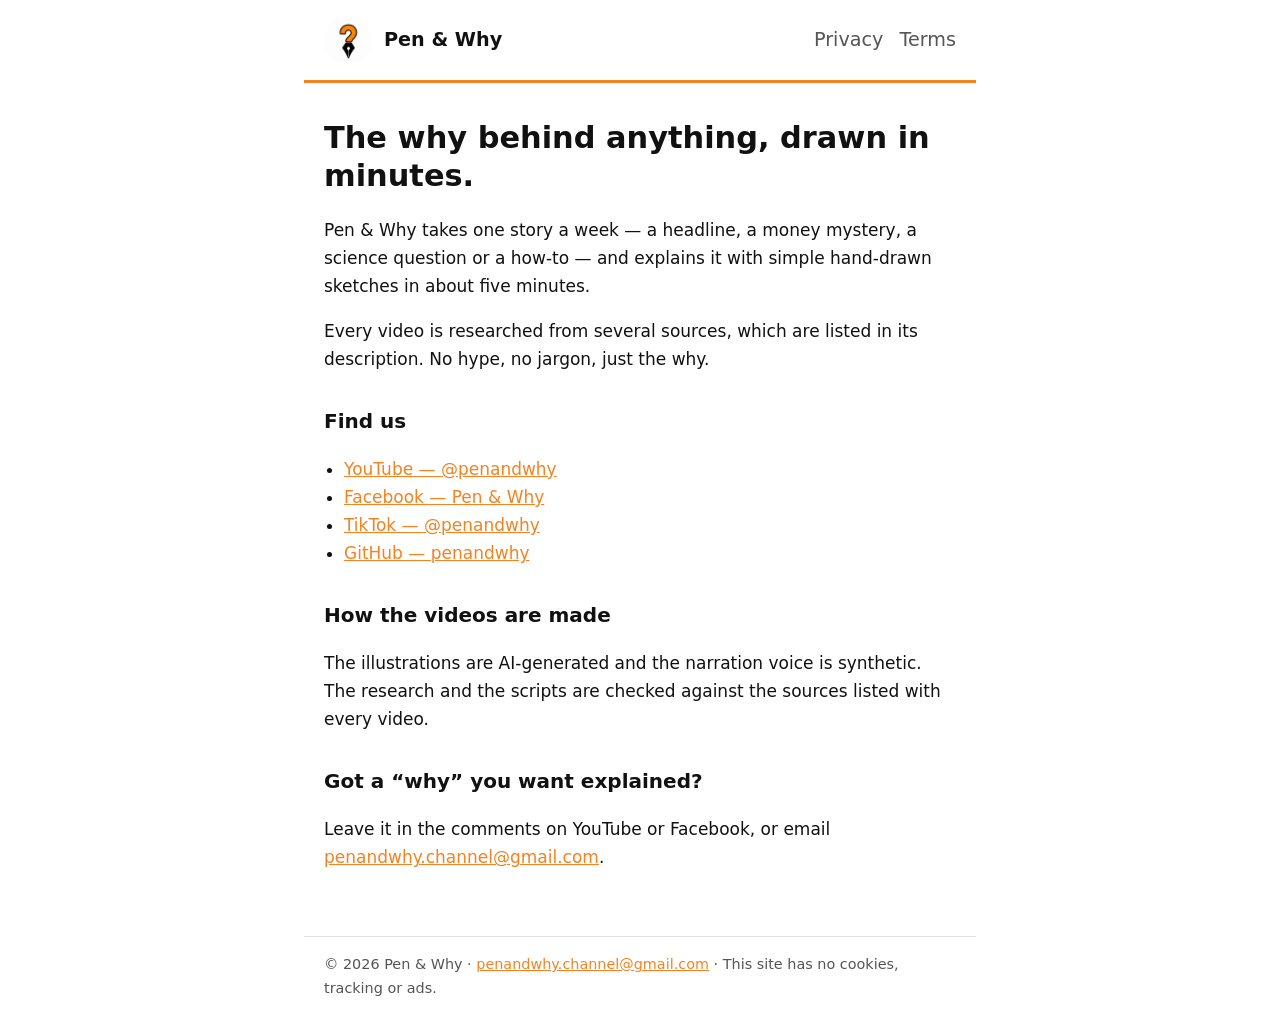
<file: index.html>
<!doctype html>
<html lang="en">
<head>
<meta charset="utf-8">
<meta name="viewport" content="width=device-width,initial-scale=1">
<title>Pen &amp; Why – The why behind anything, drawn in minutes</title>
<meta name="description" content="Pen &amp; Why explains one story a week — news, money, science and how-tos — with simple hand-drawn sketches in about five minutes. Watch on YouTube and Facebook.">
<link rel="icon" href="./logo.png">
<link rel="stylesheet" href="./style.css">
<link rel="canonical" href="https://penandwhy.github.io/">
<meta name="robots" content="index,follow,max-image-preview:large">
<meta name="theme-color" content="#F58220">
<meta property="og:type" content="website">
<meta property="og:site_name" content="Pen &amp; Why">
<meta property="og:title" content="Pen &amp; Why – The why behind anything, drawn in minutes">
<meta property="og:description" content="Pen &amp; Why explains one story a week — news, money, science and how-tos — with simple hand-drawn sketches in about five minutes. Watch on YouTube and Facebook.">
<meta property="og:url" content="https://penandwhy.github.io/">
<meta property="og:image" content="https://penandwhy.github.io/logo.png">
<meta property="og:image:width" content="800">
<meta property="og:image:height" content="800">
<meta name="twitter:card" content="summary">
<meta name="twitter:title" content="Pen &amp; Why – The why behind anything, drawn in minutes">
<meta name="twitter:description" content="Pen &amp; Why explains one story a week — news, money, science and how-tos — with simple hand-drawn sketches in about five minutes. Watch on YouTube and Facebook.">
<meta name="twitter:image" content="https://penandwhy.github.io/logo.png">
<script type="application/ld+json">
{"@context":"https://schema.org","@graph":[
{"@type":"WebSite","@id":"https://penandwhy.github.io/#website","url":"https://penandwhy.github.io/","name":"Pen & Why","description":"The why behind anything, drawn in minutes.","publisher":{"@id":"https://penandwhy.github.io/#org"},"inLanguage":"en"},
{"@type":"Organization","@id":"https://penandwhy.github.io/#org","name":"Pen & Why","url":"https://penandwhy.github.io/","logo":"https://penandwhy.github.io/logo.png","email":"penandwhy.channel@gmail.com","sameAs":["https://www.youtube.com/@penandwhy","https://www.facebook.com/people/Pen-Why/61595710516824/","https://www.tiktok.com/@penandwhy","https://github.com/penandwhy"]}
]}
</script>
</head>
<body>
<header>
<img src="./logo.png" alt="Pen &amp; Why logo">
<a href="./">Pen &amp; Why</a>
<nav><a href="./privacy/">Privacy</a><a href="./terms/">Terms</a></nav>
</header>
<main>
<h1>The why behind anything, drawn in minutes.</h1>
<p>Pen &amp; Why takes one story a week &mdash; a headline, a money mystery, a science question or a how-to &mdash; and explains it with simple hand-drawn sketches in about five minutes.</p>
<p>Every video is researched from several sources, which are listed in its description. No hype, no jargon, just the why.</p>
<h2>Find us</h2>
<ul>
<li><a rel="me noopener" href="https://www.youtube.com/@penandwhy">YouTube &mdash; @penandwhy</a></li>
<li><a rel="me noopener" href="https://www.facebook.com/people/Pen-Why/61595710516824/">Facebook &mdash; Pen &amp; Why</a></li>
<li><a rel="me noopener" href="https://www.tiktok.com/@penandwhy">TikTok &mdash; @penandwhy</a></li>
<li><a rel="me noopener" href="https://github.com/penandwhy">GitHub &mdash; penandwhy</a></li>
</ul>
<h2>How the videos are made</h2>
<p>The illustrations are AI-generated and the narration voice is synthetic. The research and the scripts are checked against the sources listed with every video.</p>
<h2>Got a &ldquo;why&rdquo; you want explained?</h2>
<p>Leave it in the comments on YouTube or Facebook, or email <a href="mailto:penandwhy.channel@gmail.com">penandwhy.channel@gmail.com</a>.</p>
</main>
<footer>
&copy; 2026 Pen &amp; Why &middot; <a href="mailto:penandwhy.channel@gmail.com">penandwhy.channel@gmail.com</a> &middot; This site has no cookies, tracking or ads.
</footer>
</body>
</html>
</file>
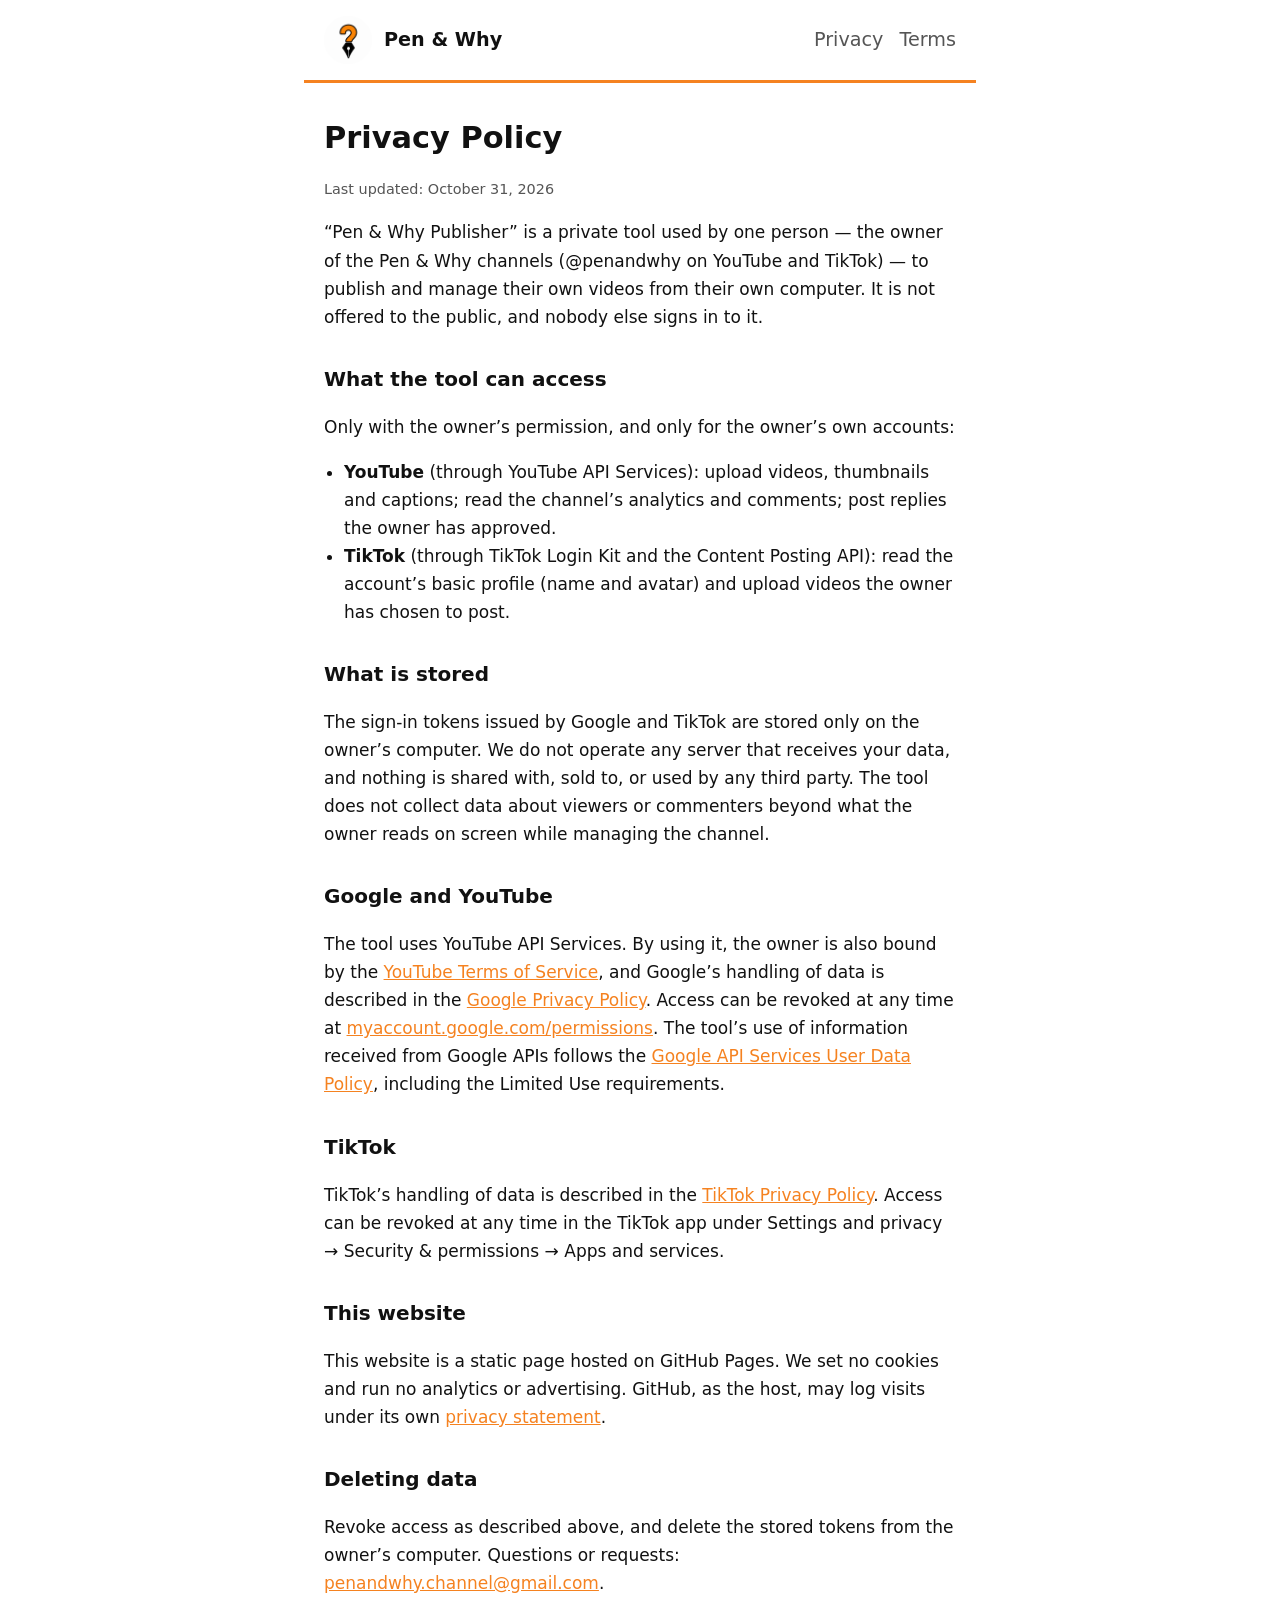
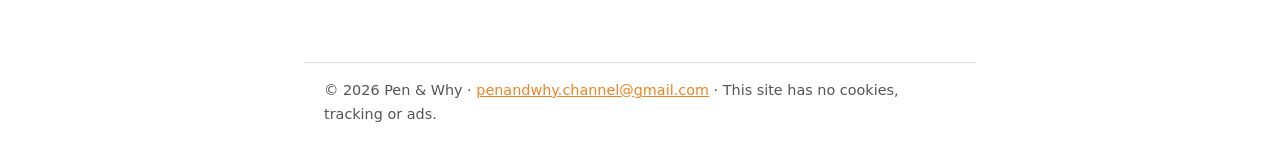
<file: privacy/index.html>
<!doctype html>
<html lang="en">
<head>
<meta charset="utf-8">
<meta name="viewport" content="width=device-width,initial-scale=1">
<title>Privacy Policy &ndash; Pen &amp; Why</title>
<meta name="description" content="Privacy policy for the Pen &amp; Why publishing tool and website.">
<link rel="icon" href="../logo.png">
<link rel="stylesheet" href="../style.css">
<link rel="canonical" href="https://penandwhy.github.io/privacy/">
<meta name="robots" content="index,follow,max-image-preview:large">
<meta name="theme-color" content="#F58220">
<meta property="og:type" content="website">
<meta property="og:site_name" content="Pen &amp; Why">
<meta property="og:title" content="Privacy Policy – Pen &amp; Why">
<meta property="og:description" content="Privacy policy for the Pen &amp; Why publishing tool and website.">
<meta property="og:url" content="https://penandwhy.github.io/privacy/">
<meta property="og:image" content="https://penandwhy.github.io/logo.png">
<meta property="og:image:width" content="800">
<meta property="og:image:height" content="800">
<meta name="twitter:card" content="summary">
<meta name="twitter:title" content="Privacy Policy – Pen &amp; Why">
<meta name="twitter:description" content="Privacy policy for the Pen &amp; Why publishing tool and website.">
<meta name="twitter:image" content="https://penandwhy.github.io/logo.png">
</head>
<body>
<header>
<img src="../logo.png" alt="Pen &amp; Why logo">
<a href="../">Pen &amp; Why</a>
<nav><a href="../privacy/">Privacy</a><a href="../terms/">Terms</a></nav>
</header>
<main>
<h1>Privacy Policy</h1>
<p class="muted">Last updated: October 31, 2026</p>
<p>&ldquo;Pen &amp; Why Publisher&rdquo; is a private tool used by one person &mdash; the owner of the Pen &amp; Why channels (@penandwhy on YouTube and TikTok) &mdash; to publish and manage their own videos from their own computer. It is not offered to the public, and nobody else signs in to it.</p>
<h2>What the tool can access</h2>
<p>Only with the owner&rsquo;s permission, and only for the owner&rsquo;s own accounts:</p>
<ul>
<li><strong>YouTube</strong> (through YouTube API Services): upload videos, thumbnails and captions; read the channel&rsquo;s analytics and comments; post replies the owner has approved.</li>
<li><strong>TikTok</strong> (through TikTok Login Kit and the Content Posting API): read the account&rsquo;s basic profile (name and avatar) and upload videos the owner has chosen to post.</li>
</ul>
<h2>What is stored</h2>
<p>The sign-in tokens issued by Google and TikTok are stored only on the owner&rsquo;s computer. We do not operate any server that receives your data, and nothing is shared with, sold to, or used by any third party. The tool does not collect data about viewers or commenters beyond what the owner reads on screen while managing the channel.</p>
<h2>Google and YouTube</h2>
<p>The tool uses YouTube API Services. By using it, the owner is also bound by the <a href="https://www.youtube.com/t/terms">YouTube Terms of Service</a>, and Google&rsquo;s handling of data is described in the <a href="https://policies.google.com/privacy">Google Privacy Policy</a>. Access can be revoked at any time at <a href="https://myaccount.google.com/permissions">myaccount.google.com/permissions</a>. The tool&rsquo;s use of information received from Google APIs follows the <a href="https://developers.google.com/terms/api-services-user-data-policy">Google API Services User Data Policy</a>, including the Limited Use requirements.</p>
<h2>TikTok</h2>
<p>TikTok&rsquo;s handling of data is described in the <a href="https://www.tiktok.com/legal/page/row/privacy-policy/en">TikTok Privacy Policy</a>. Access can be revoked at any time in the TikTok app under Settings and privacy &rarr; Security &amp; permissions &rarr; Apps and services.</p>
<h2>This website</h2>
<p>This website is a static page hosted on GitHub Pages. We set no cookies and run no analytics or advertising. GitHub, as the host, may log visits under its own <a href="https://docs.github.com/en/site-policy/privacy-policies/github-general-privacy-statement">privacy statement</a>.</p>
<h2>Deleting data</h2>
<p>Revoke access as described above, and delete the stored tokens from the owner&rsquo;s computer. Questions or requests: <a href="mailto:penandwhy.channel@gmail.com">penandwhy.channel@gmail.com</a>.</p>
</main>
<footer>
&copy; 2026 Pen &amp; Why &middot; <a href="mailto:penandwhy.channel@gmail.com">penandwhy.channel@gmail.com</a> &middot; This site has no cookies, tracking or ads.
</footer>
</body>
</html>
</file>
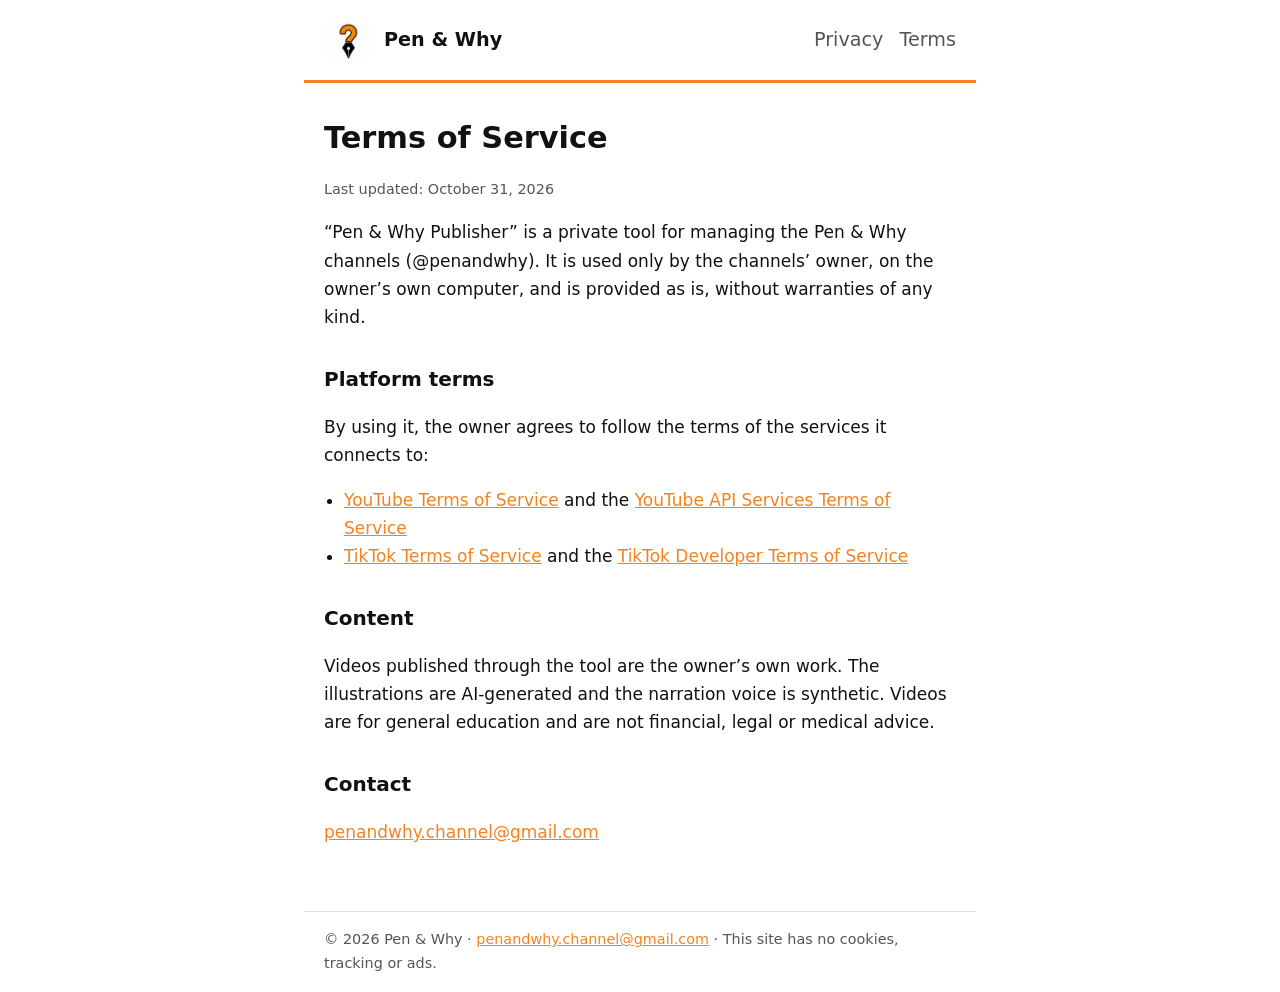
<file: terms/index.html>
<!doctype html>
<html lang="en">
<head>
<meta charset="utf-8">
<meta name="viewport" content="width=device-width,initial-scale=1">
<title>Terms of Service &ndash; Pen &amp; Why</title>
<meta name="description" content="Terms of service for the Pen &amp; Why publishing tool and website.">
<link rel="icon" href="../logo.png">
<link rel="stylesheet" href="../style.css">
<link rel="canonical" href="https://penandwhy.github.io/terms/">
<meta name="robots" content="index,follow,max-image-preview:large">
<meta name="theme-color" content="#F58220">
<meta property="og:type" content="website">
<meta property="og:site_name" content="Pen &amp; Why">
<meta property="og:title" content="Terms of Service – Pen &amp; Why">
<meta property="og:description" content="Terms of service for the Pen &amp; Why publishing tool and website.">
<meta property="og:url" content="https://penandwhy.github.io/terms/">
<meta property="og:image" content="https://penandwhy.github.io/logo.png">
<meta property="og:image:width" content="800">
<meta property="og:image:height" content="800">
<meta name="twitter:card" content="summary">
<meta name="twitter:title" content="Terms of Service – Pen &amp; Why">
<meta name="twitter:description" content="Terms of service for the Pen &amp; Why publishing tool and website.">
<meta name="twitter:image" content="https://penandwhy.github.io/logo.png">
</head>
<body>
<header>
<img src="../logo.png" alt="Pen &amp; Why logo">
<a href="../">Pen &amp; Why</a>
<nav><a href="../privacy/">Privacy</a><a href="../terms/">Terms</a></nav>
</header>
<main>
<h1>Terms of Service</h1>
<p class="muted">Last updated: October 31, 2026</p>
<p>&ldquo;Pen &amp; Why Publisher&rdquo; is a private tool for managing the Pen &amp; Why channels (@penandwhy). It is used only by the channels&rsquo; owner, on the owner&rsquo;s own computer, and is provided as is, without warranties of any kind.</p>
<h2>Platform terms</h2>
<p>By using it, the owner agrees to follow the terms of the services it connects to:</p>
<ul>
<li><a href="https://www.youtube.com/t/terms">YouTube Terms of Service</a> and the <a href="https://developers.google.com/youtube/terms/api-services-terms-of-service">YouTube API Services Terms of Service</a></li>
<li><a href="https://www.tiktok.com/legal/page/row/terms-of-service/en">TikTok Terms of Service</a> and the <a href="https://www.tiktok.com/legal/page/global/tik-tok-developer-terms-of-service/en">TikTok Developer Terms of Service</a></li>
</ul>
<h2>Content</h2>
<p>Videos published through the tool are the owner&rsquo;s own work. The illustrations are AI-generated and the narration voice is synthetic. Videos are for general education and are not financial, legal or medical advice.</p>
<h2>Contact</h2>
<p><a href="mailto:penandwhy.channel@gmail.com">penandwhy.channel@gmail.com</a></p>
</main>
<footer>
&copy; 2026 Pen &amp; Why &middot; <a href="mailto:penandwhy.channel@gmail.com">penandwhy.channel@gmail.com</a> &middot; This site has no cookies, tracking or ads.
</footer>
</body>
</html>
</file>
<file: style.css>
:root{--ink:#111;--paper:#fff;--accent:#F58220;--muted:#555}
@media (prefers-color-scheme:dark){:root{--ink:#f2f2f2;--paper:#161616;--muted:#aaa}}
*{box-sizing:border-box}
body{margin:0;background:var(--paper);color:var(--ink);font:17px/1.65 system-ui,-apple-system,"Segoe UI",Roboto,sans-serif}
header,main,footer{max-width:42rem;margin:0 auto;padding:1rem 1.25rem}
header{display:flex;align-items:center;gap:.75rem;border-bottom:3px solid var(--accent)}
header img{width:48px;height:48px;border-radius:50%}
header a{color:var(--ink);text-decoration:none;font-weight:700;font-size:1.2rem}
nav{margin-left:auto;display:flex;gap:1rem;font-size:.95rem}
nav a{font-weight:500;color:var(--muted)}
h1{font-size:1.9rem;line-height:1.25}
h2{margin-top:2rem;font-size:1.25rem}
a{color:var(--accent)}
.muted,footer{color:var(--muted);font-size:.9rem}
footer{border-top:1px solid #8884;margin-top:2rem}
ul{padding-left:1.25rem}
</file>
